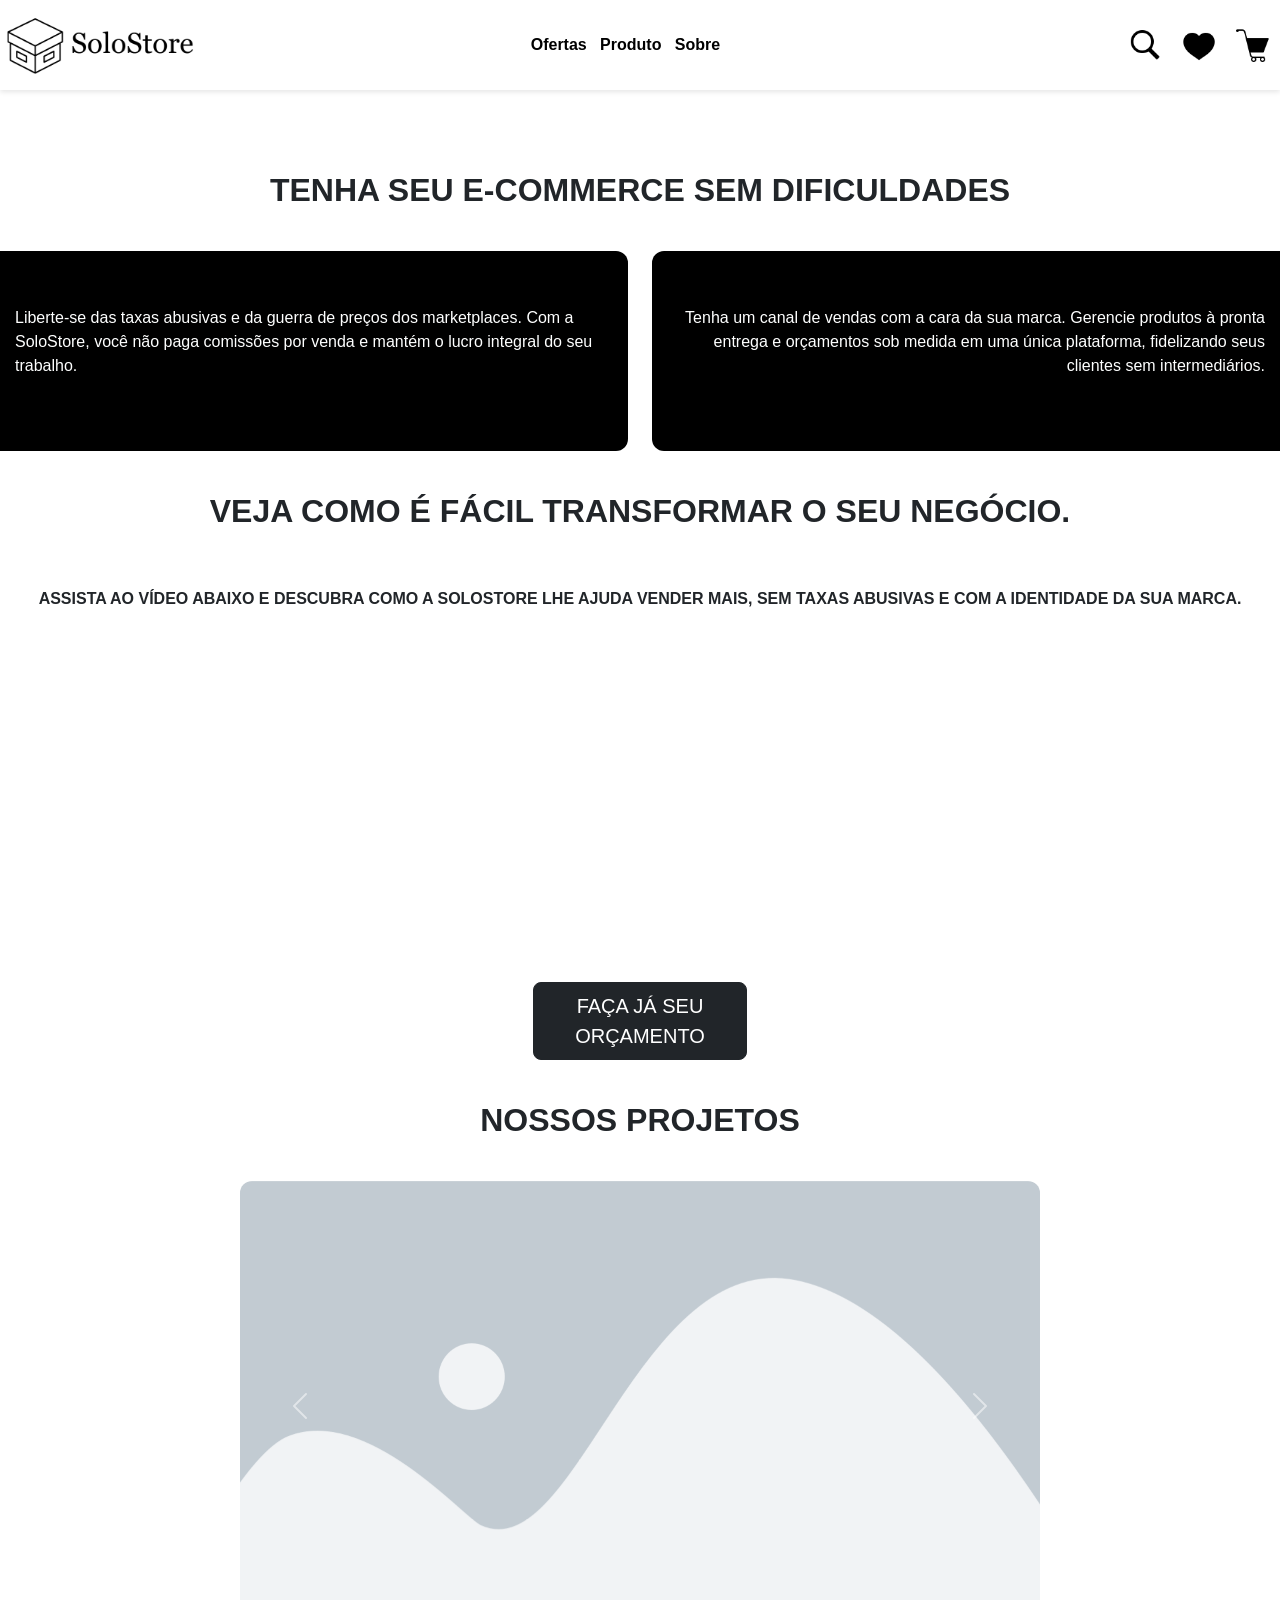
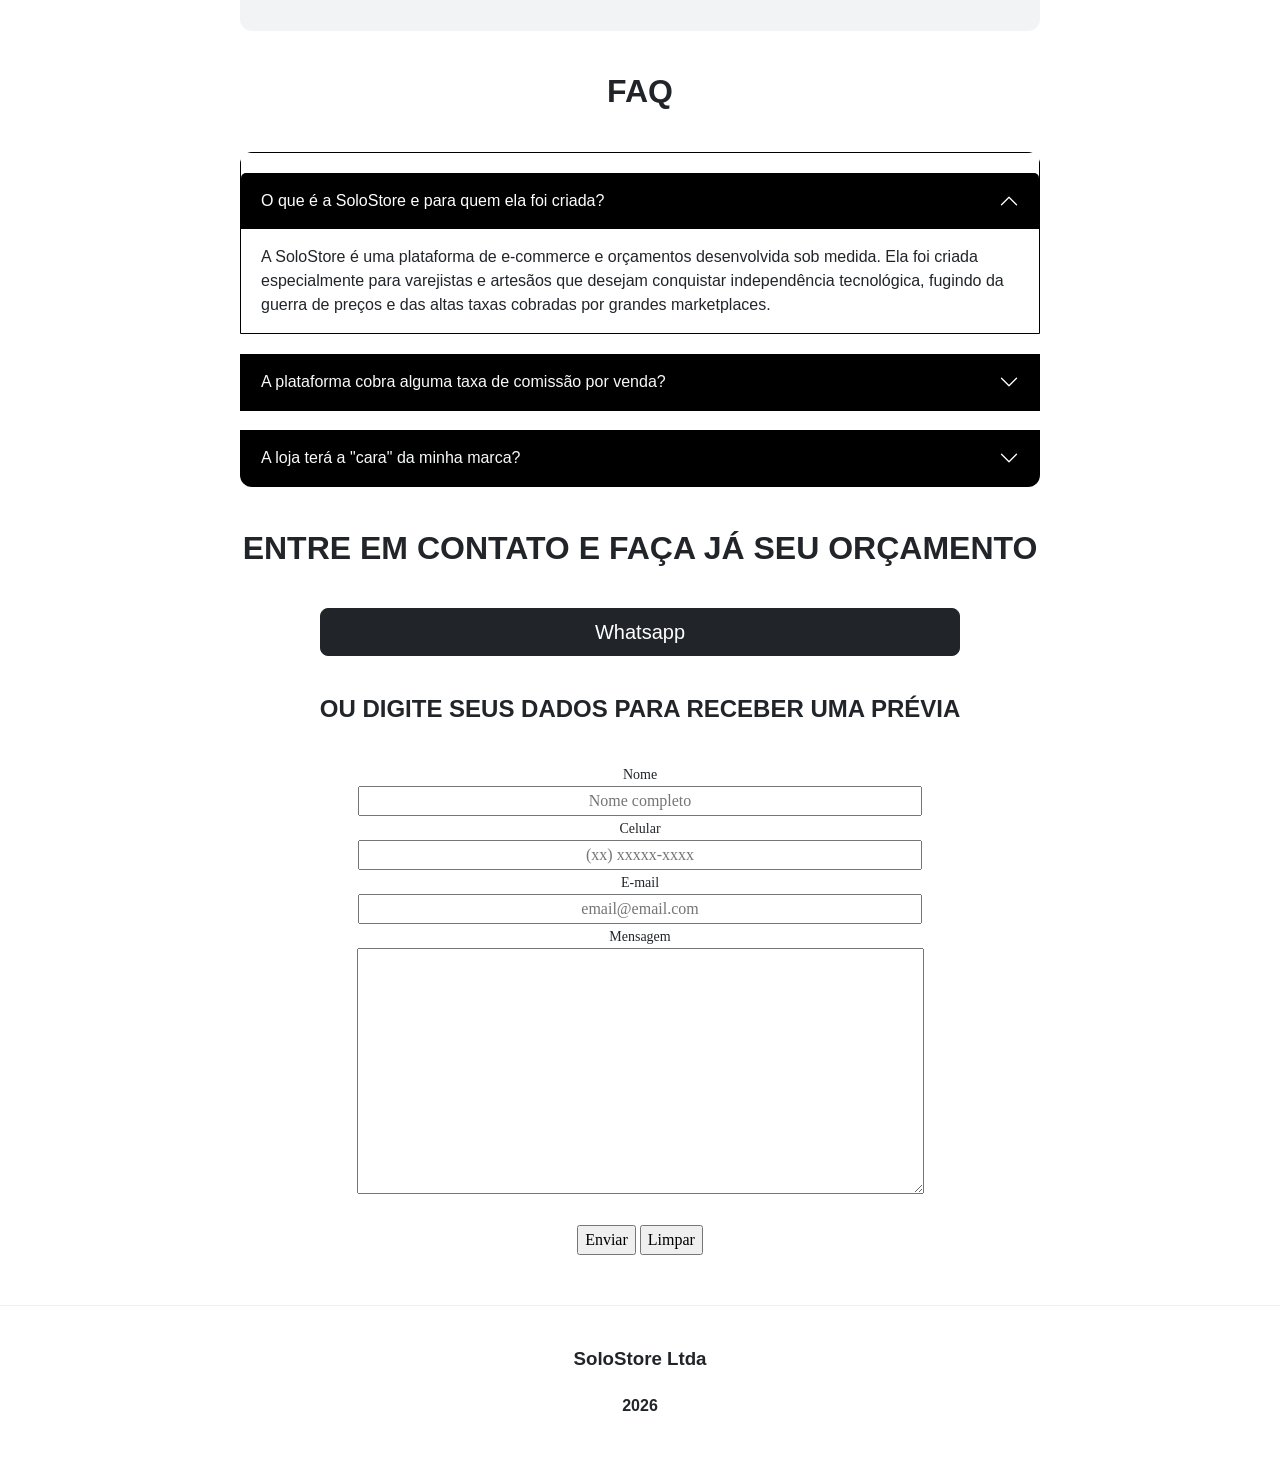
<file: solostore/index.html>
<!DOCTYPE html>
<html lang="en">
<head>
    <meta charset="UTF-8">
    <meta name="viewport" content="width=device-width, initial-scale=1.0">
    <title>SoloStore Home</title>
    <link rel="stylesheet" href="css_js/bootstrap/bootstrap-5.3.8-dist/css/bootstrap.min.css">
    <link rel="stylesheet" href="css_js/bootstrap/bootstrap-5.3.8-dist/js/bootstrap.min.js">
    <link rel="stylesheet" href="css_js/css/styleIndex.css">
</head>

<body style="margin: 0px; background-color: white; height: auto;">
    <header>
        <nav id="nav_menu">
            <!-- Logo à esquerda -->
            <a href="index.html">
                <img src="img/Logo_HTransparente.png" id="logo" alt="Logo Home">
            </a>
            
            <div class="menu">
                <a href="index.html">Ofertas</a>&nbsp;&nbsp;
                <a href="produtoBranco.html">Produto</a>&nbsp;&nbsp;
                <a href="sobre.html">Sobre</a>
            </div>
            
            <!-- Ícones à direita -->
            <div id="div_icons_direita">
                <a href="busca.html">
                    <img src="img/icones_menu/buscar.png" alt="Buscar" class="icons_direita">
                </a>
                <a href="favoritos.html">
                    <img src="img/icones_menu/favorito.png" alt="Favoritos" class="icons_direita">
                </a>
                <a href="carrinho.html">
                    <img src="img/icones_menu/carrinho.png" alt="Carrinho" class="icons_direita">
                </a>
            </div>
        </nav>
    </header>

<main id="main">
    <h1 class="titulo_texto">Tenha seu e-commerce sem dificuldades</h1>
<div id="div_caixas">
  <div id="div_caixa_esquerda" class="div_caixas">
    <p class="texto_caixa_esquerda">Liberte-se das taxas abusivas e da guerra de preços dos marketplaces. Com a SoloStore, você não paga comissões por venda e mantém o lucro integral do seu trabalho.</p>
  </div>
  <div id="div_caixa_direita" class="div_caixas">
    <p class="texto_caixa_direita">Tenha um canal de vendas com a cara da sua marca. Gerencie produtos à pronta entrega e orçamentos sob medida em uma única plataforma, fidelizando seus clientes sem intermediários.</p>
  </div>
</div>

    <h1 class="titulo_texto">Veja como é fácil transformar o seu negócio.</h1>
    <h4 class="titulo_texto">Assista ao vídeo abaixo e descubra como a SoloStore lhe ajuda vender mais, sem taxas abusivas e com a identidade da sua marca.</h4>
    
<!-- Imagens de esboço e vídeo -->

    <div id = div_video>
    <iframe width="560" height="315" src="https://www.youtube.com/embed/na47wMFfQCo?si=H_cZxXH8JqfM-Nde" title="YouTube video player" frameborder="0" allow="accelerometer; autoplay; clipboard-write; encrypted-media; gyroscope; picture-in-picture; web-share" referrerpolicy="strict-origin-when-cross-origin" allowfullscreen></iframe>
    </div>  
    <a href="sobre.html" class="botao">
      <div class="d-grid gap-3 col-2 mx-auto">
        <button type="button" class="btn btn-dark btn-lg">FAÇA JÁ SEU ORÇAMENTO</button>
      </div>  
    </a>
    <h1 class="titulo_texto">Nossos projetos</h1>


<div id="div_imagem">
    <div id="carouselExampleAutoplaying" class="carousel slide" data-bs-ride="carousel">
    <div class="carousel-inner">
      <div class="carousel-item active">
        <img src="img/placeholder-image.png"  class="d-block w-100" alt="...">
      </div>
      <div class="carousel-item">
        <img src="img/placeholder-image.png"  class="d-block w-100" alt="...">
      </div>
      <div class="carousel-item">
        <img src="img/placeholder-image.png"  class="d-block w-100" alt="...">
      </div>
    </div>
    <button class="carousel-control-prev" type="button" data-bs-target="#carouselExampleAutoplaying" data-bs-slide="prev">
      <span class="carousel-control-prev-icon" aria-hidden="true"></span>
      <span class="visually-hidden">Previous</span>
    </button>
    <button class="carousel-control-next" type="button" data-bs-target="#carouselExampleAutoplaying" data-bs-slide="next">
      <span class="carousel-control-next-icon" aria-hidden="true"></span>
      <span class="visually-hidden">Next</span>
    </button>
  </div>
</div>

<H1 class="titulo_texto">faq</H1>


<div class="accordion" id="accordionPanelsStayOpenExample">
  <div class="accordion-item">
    <h2 class="accordion-header">
      <button class="accordion-button" type="button" data-bs-toggle="collapse" data-bs-target="#panelsStayOpen-collapseOne" aria-expanded="true" aria-controls="panelsStayOpen-collapseOne">
        O que é a SoloStore e para quem ela foi criada?
      </button>
    </h2>
    <div id="panelsStayOpen-collapseOne" class="accordion-collapse collapse show">
      <div class="accordion-body">
        A SoloStore é uma plataforma de e-commerce e orçamentos desenvolvida sob medida. Ela foi criada especialmente para varejistas e artesãos que desejam conquistar independência tecnológica, fugindo da guerra de preços e das altas taxas cobradas por grandes marketplaces.
      </div>
    </div>
  </div>
  <div class="accordion-item">
    <h2 class="accordion-header">
      <button class="accordion-button collapsed" type="button" data-bs-toggle="collapse" data-bs-target="#panelsStayOpen-collapseTwo" aria-expanded="false" aria-controls="panelsStayOpen-collapseTwo">
        A plataforma cobra alguma taxa de comissão por venda?
      </button>
    </h2>
    <div id="panelsStayOpen-collapseTwo" class="accordion-collapse collapse">
      <div class="accordion-body">
        <strong>Não.</strong> O sistema não retém nenhuma porcentagem sobre o valor das vendas processadas. O valor integral da compra é repassado diretamente para a conta do lojista, sendo descontadas apenas as taxas padrão do Gateway de pagamento bancário.
      </div>
    </div>
  </div>
  <div class="accordion-item">
    <h2 class="accordion-header">
      <button class="accordion-button collapsed" type="button" data-bs-toggle="collapse" data-bs-target="#panelsStayOpen-collapseThree" aria-expanded="false" aria-controls="panelsStayOpen-collapseThree">
        A loja terá a "cara" da minha marca?
      </button>
    </h2>
    <div id="panelsStayOpen-collapseThree" class="accordion-collapse collapse">
      <div class="accordion-body">
        <strong>Com certeza!</strong> A vitrine virtual é desenvolvida com a identidade visual exclusiva de cada cliente. Isso garante um canal de contato direto e exclusivo entre a sua marca e o consumidor final, facilitando a fidelização e eliminando a interferência visual de concorrentes.
      </div>
    </div>
  </div>
  </div>
  </div>

  

<!-- accordion FAQ -->


<!-- BOTÃO 2 -->


 <h1 class="titulo_texto">Entre em contato e faça já seu orçamento</h1>

 <a href="sobre.html" class="botao">
  <div class="d-grid gap-2 col-6 mx-auto">
    <button type="button" class="btn btn-dark btn-lg">Whatsapp</button>
  </div>
 </a>
 <h2 class="titulo_texto">Ou digite seus dados para receber uma prévia</h2>
     <form action="sobre.html" method="get" style="text-align: center; font-family: Arial medium">
            <small >Nome</small>
            <br>
            <input type="text" size="60" placeholder="Nome completo" style="text-align: center;" required>
            <br>
            <small>Celular</small>
            <br>
            <input type="tel" size="60" placeholder="(xx) xxxxx-xxxx" style="text-align: center;" required>
            <br>
            <small>E-mail</small>
            <br>
            <input type="email" size="60" placeholder="email@email.com" style="text-align: center;" required>
            <br>
            <small>Mensagem</small>
            <br>
            <textarea cols="60" rows="10" required></textarea>
            <br><br>
            <input type="submit" value="Enviar">
            <input type="reset" value="Limpar">
    </form>
    
</main>
    
  <footer>
        <div>
            <h3>SoloStore Ltda</h3>
            <h4>2026</h4>
        </div>
  </footer>
<script src="css_js/bootstrap/bootstrap-5.3.8-dist/js/bootstrap.bundle.js"></script>
</body>

</html>
</file>
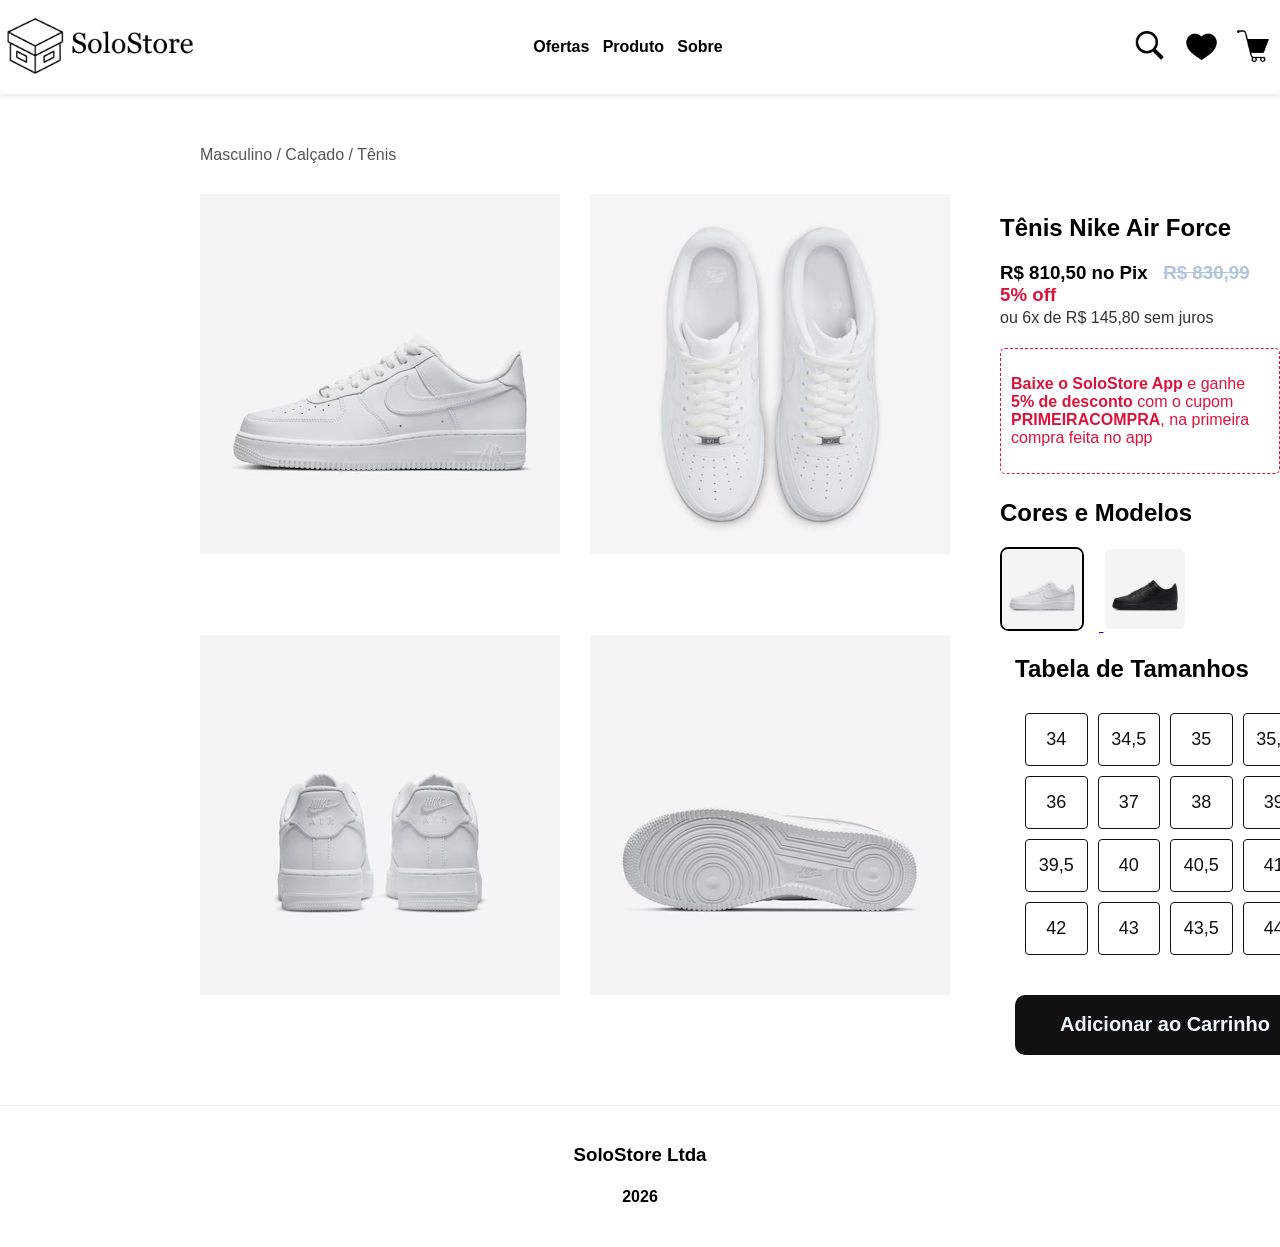
<file: solostore/produtoBranco.html>
<!DOCTYPE html>
<html lang="pt-BR">
<head>
    <meta charset="UTF-8">
    <meta name="viewport" content="width=device-width, initial-scale=1.0">
    <title>Tênis Nike Air Force Masculino - SoloStore</title>
    <link rel="stylesheet" href="css_js/css/styleProdutos.css">
</head>
  
<body>
    <header>
        <nav id="nav_menu">
            <!-- Logo à esquerda -->
            <a href="index.html">
                <img src="img/Logo_HTransparente.png" id="logo" alt="Logo Home">
            </a>
            
            <div class="menu">
                <a href="index.html">Ofertas</a>&nbsp;&nbsp;
                <a href="produtoBranco.html">Produto</a>&nbsp;&nbsp;
                <a href="sobre.html">Sobre</a>
            </div>
            
            <!-- Ícones à direita -->
            <div id="div_icons_direita">
                <a href="busca.html">
                    <img src="img/icones_menu/buscar.png" alt="Buscar" class="icons_direita">
                </a>
                <a href="favoritos.html">
                    <img src="img/icones_menu/favorito.png" alt="Favoritos" class="icons_direita">
                </a>
                <a href="carrinho.html">
                    <img src="img/icones_menu/carrinho.png" alt="Carrinho" class="icons_direita">
                </a>
            </div>
        </nav>
    </header>

    <main>
        <p id="categoria">Masculino / Calçado / Tênis</p>
        
        <div class="div_centralizador">
            <!-- Altere para TenisPreto1 e TenisPreto2 na página do modelo preto -->
            <img src="img/TenisBranco1.avif" class="img_produtos1" alt="Tênis Lateral">
            <img src="img/TenisBranco2.avif" class="img_produtos2" alt="Tênis Traseira">
            
            <div id="detalhes_produto">
                <h2>Tênis Nike Air Force</h2>
                <h3>
                    <span> 
                        R$ 810,50 no Pix &nbsp; <s>R$ 830,99</s> &nbsp; <strong class="Desconto_badge">5% off</strong> 
                        <br> 
                        <span class="parcelas">ou 6x de R$ 145,80 sem juros</span> 
                    </span>
                </h3>
                
                <div class="Desconto_box">
                    <p><strong>Baixe o SoloStore App</strong> e ganhe <strong>5% de desconto</strong> com o cupom <br> <strong>PRIMEIRACOMPRA</strong>, na primeira compra feita no app</p>
                </div>
                
                <div>
                    <h2>Cores e Modelos</h2>
                    <a href="produtoBranco.html" class="modelo_link ativo">
                        <img src="img/TenisBranco1.avif" alt="Modelo Branco" id="cor_modelo_branco">
                    </a>
                    <a href="produtoPreto.html" class="modelo_link">
                        <img src="img/TenisPreto1.avif" alt="Modelo Preto" id="cor_modelo_preto">
                    </a>
                </div>
            </div>
        </div>

        <div class="div_centralizador">
            <img src="img/TenisBranco3.avif" class="img_produtos1" alt="Tênis Cima">
            <img src="img/TenisBranco4.avif" class="img_produtos2" alt="Tênis Sola">
            
            <div class="secao_tamanho">
                <h2>Tabela de Tamanhos</h2>
                <table class="tabela">
                    <tbody>
                        <tr>
                            <td>34</td>
                            <td>34,5</td>
                            <td>35</td>
                            <td>35,5</td>
                        </tr>
                        <tr>
                            <td>36</td>
                            <td>37</td>
                            <td>38</td>
                            <td>39</td>
                        </tr>
                        <tr>
                            <td>39,5</td>
                            <td>40</td>
                            <td>40,5</td>
                            <td>41</td>
                        </tr>
                        <tr>
                            <td>42</td>
                            <td>43</td>
                            <td>43,5</td>
                            <td>44</td>
                        </tr>
                    </tbody>
                </table>
                
                <!-- Botão Adicionar ao Carrinho -->
                <div id="adicionar_ao_carrinho">
                    <h2>Adicionar ao Carrinho</h2>
                </div>
            </div>
        </div>
    </main>

    <footer>
        <div class="footer_content">
            <h3>SoloStore Ltda</h3>
            <h4>2026</h4>
        </div>
    </footer>
</body>
</html>
</file>
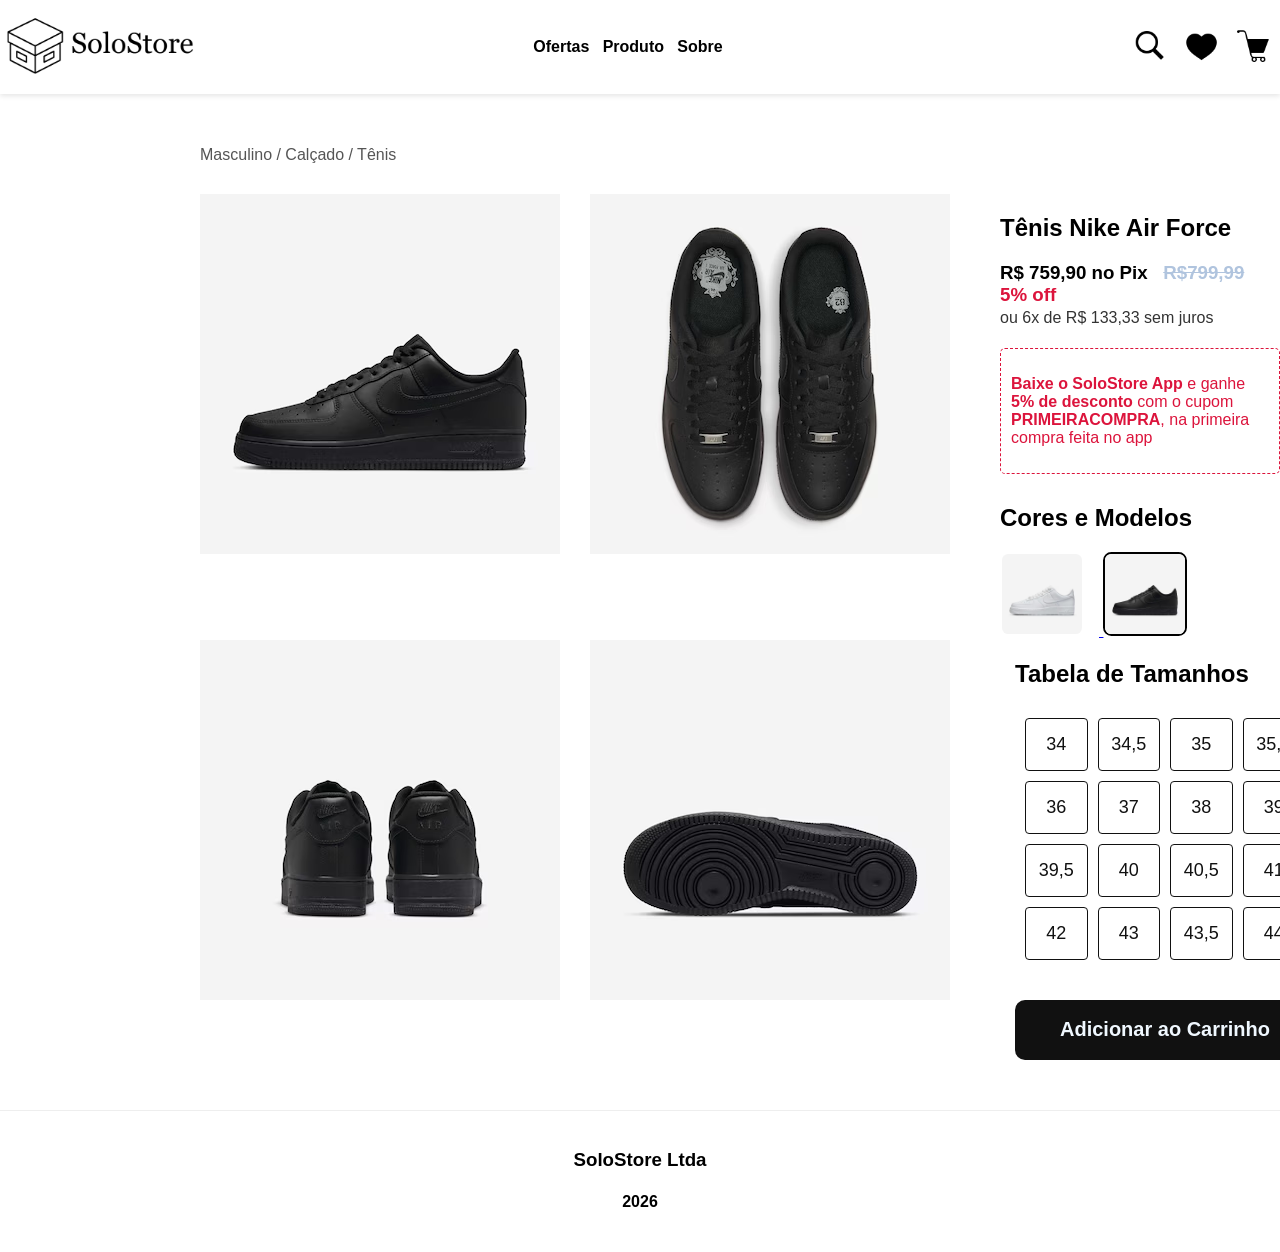
<file: solostore/produtoPreto.html>
<!DOCTYPE html>
<html lang="pt-BR">
<head>
    <meta charset="UTF-8">
    <meta name="viewport" content="width=device-width, initial-scale=1.0">
    <title>Tênis Nike Air Force Masculino - SoloStore</title>
    <link rel="stylesheet" href="css_js/css/styleProdutos.css">
</head>
<body>
    <header>
        <nav id="nav_menu">
            <!-- Logo à esquerda -->
            <a href="index.html">
                <img src="img/Logo_HTransparente.png" id="logo" alt="Logo Home">
            </a>
            
            <div class="menu">
                <a href="index.html">Ofertas</a>&nbsp;&nbsp;
                <a href="produtoBranco.html">Produto</a>&nbsp;&nbsp;
                <a href="sobre.html">Sobre</a>
            </div>
            
            <!-- Ícones à direita -->
            <div id="div_icons_direita">
                <a href="busca.html">
                    <img src="img/icones_menu/buscar.png" alt="Buscar" class="icons_direita">
                </a>
                <a href="favoritos.html">
                    <img src="img/icones_menu/favorito.png" alt="Favoritos" class="icons_direita">
                </a>
                <a href="carrinho.html">
                    <img src="img/icones_menu/carrinho.png" alt="Carrinho" class="icons_direita">
                </a>
            </div>
        </nav>
    </header>

    <main>
        <p id="categoria">Masculino / Calçado / Tênis</p>
        
        <div class="div_centralizador">
            <!-- Altere para TenisPreto1 e TenisPreto2 na página do modelo preto -->
            <img src="img/TenisPreto1.avif" class="img_produtos1" alt="Tênis Lateral">
            <img src="img/TenisPreto2.avif" class="img_produtos2" alt="Tênis Traseira">
            
            <div id="detalhes_produto">
                <h2>Tênis Nike Air Force</h2>
                <h3>
                    <span> 
                        R$ 759,90 no Pix &nbsp; <s>R$799,99</s> &nbsp; <strong class="Desconto_badge">5% off</strong> 
                        <br> 
                        <span class="parcelas">ou 6x de R$ 133,33 sem juros</span> 
                    </span>
                </h3>
                
                <div class="Desconto_box">
                    <p><strong>Baixe o SoloStore App</strong> e ganhe <strong>5% de desconto</strong> com o cupom <br> <strong>PRIMEIRACOMPRA</strong>, na primeira compra feita no app</p>
                </div>
                
                <div id="cor_modelo">
                    <h2>Cores e Modelos</h2>
                    <a href="produtoBranco.html" class="modelo_link">
                        <img src="img/TenisBranco1.avif" alt="Modelo Branco" id="cor_modelo_branco">
                    </a>
                    <a href="produtoPreto.html" class="modelo_link ativo">
                        <img src="img/TenisPreto1.avif" alt="Modelo Preto" id="cor_modelo_preto">
                    </a>
                </div>
            </div>
        </div>

        <div class="div_centralizador">
            <!-- Altere para TenisPreto3 e TenisPreto4 na página do modelo preto -->
            <img src="img/TenisPreto3.avif" class="img_produtos1" alt="Tênis Cima">
            <img src="img/TenisPreto4.avif" class="img_produtos2" alt="Tênis Sola">
            
            <div class="secao_tamanho">
                <h2>Tabela de Tamanhos</h2>
                <table class="tabela">
                    <tbody>
                        <tr>
                            <td>34</td>
                            <td>34,5</td>
                            <td>35</td>
                            <td>35,5</td>
                        </tr>
                        <tr>
                            <td>36</td>
                            <td>37</td>
                            <td>38</td>
                            <td>39</td>
                        </tr>
                        <tr>
                            <td>39,5</td>
                            <td>40</td>
                            <td>40,5</td>
                            <td>41</td>
                        </tr>
                        <tr>
                            <td>42</td>
                            <td>43</td>
                            <td>43,5</td>
                            <td>44</td>
                        </tr>
                    </tbody>
                </table>
                
                <!-- Botão Adicionar ao Carrinho -->
                <div id="adicionar_ao_carrinho">
                    <h2>Adicionar ao Carrinho</h2>
                </div>
            </div>
        </div>
    </main>

    <footer>
        <div class="footer_content">
            <h3>SoloStore Ltda</h3>
            <h4>2026</h4>
        </div>
    </footer>
</body>
</html>
</file>
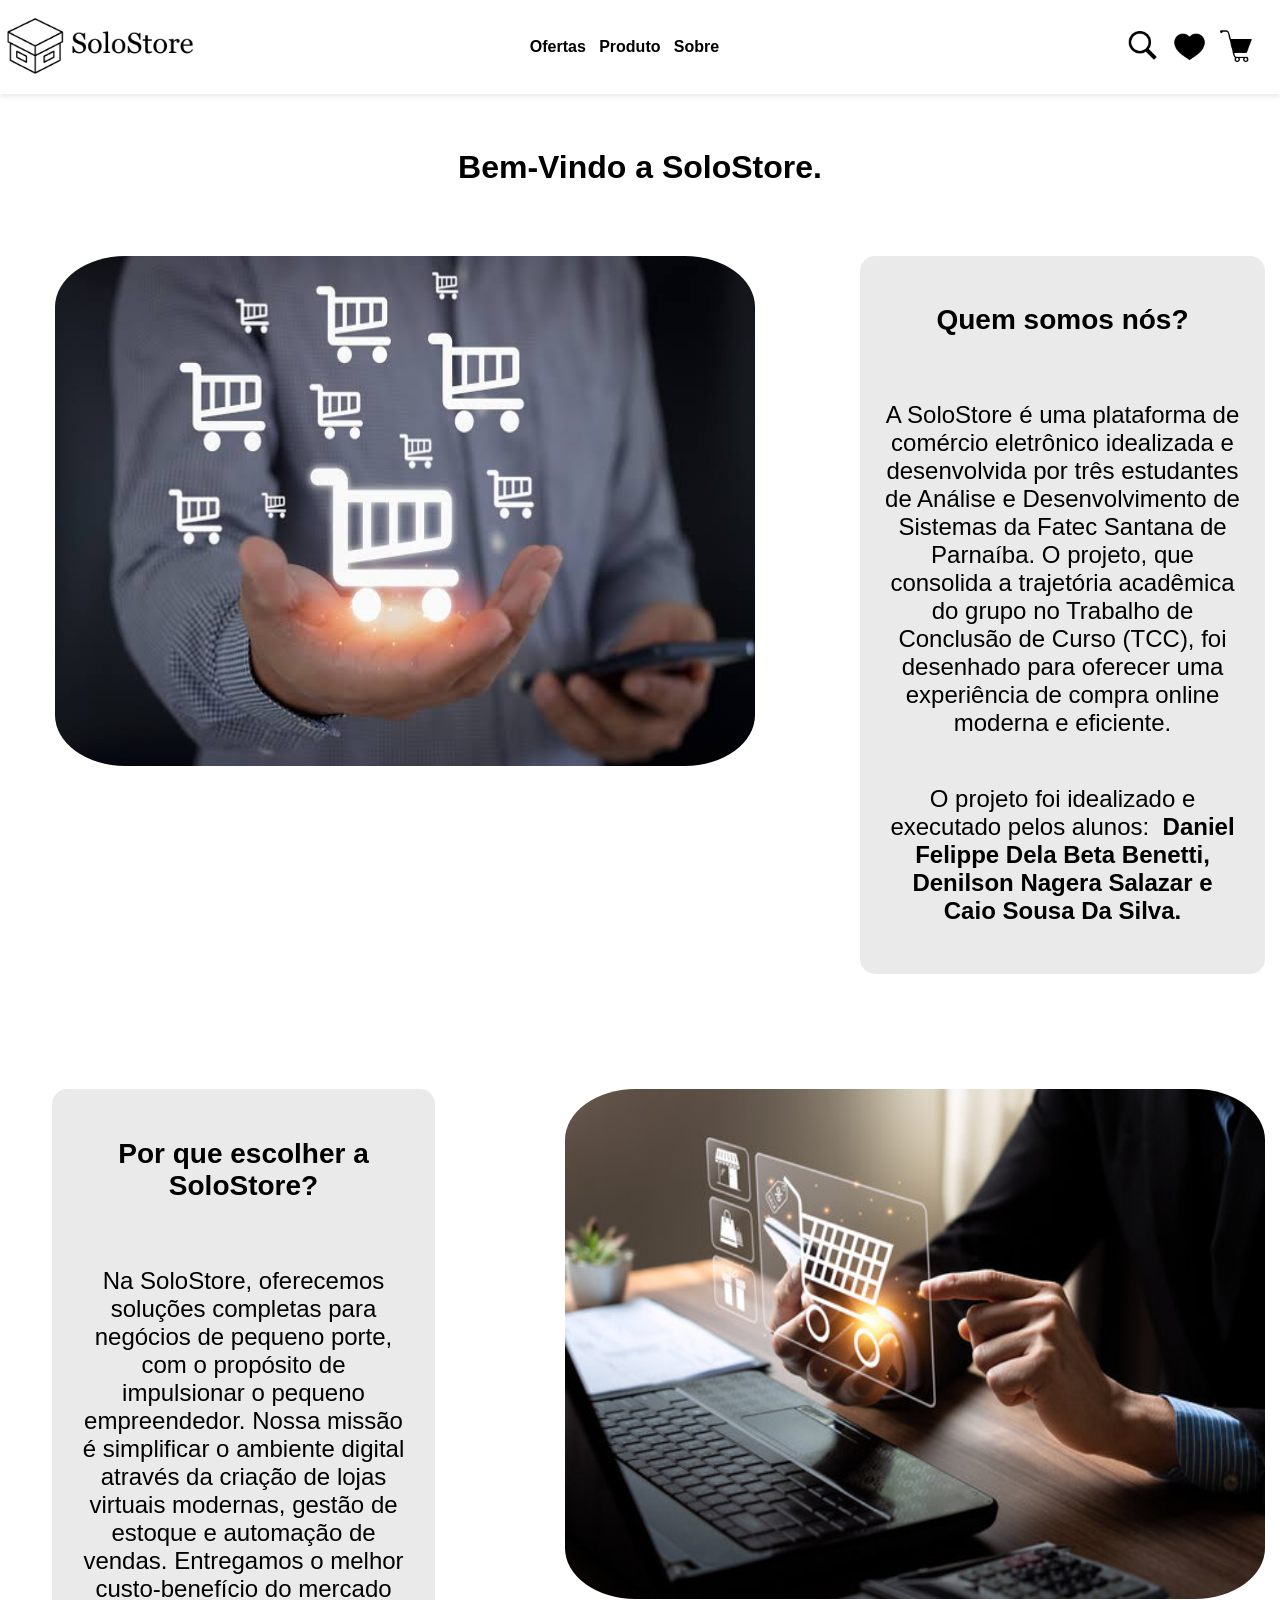
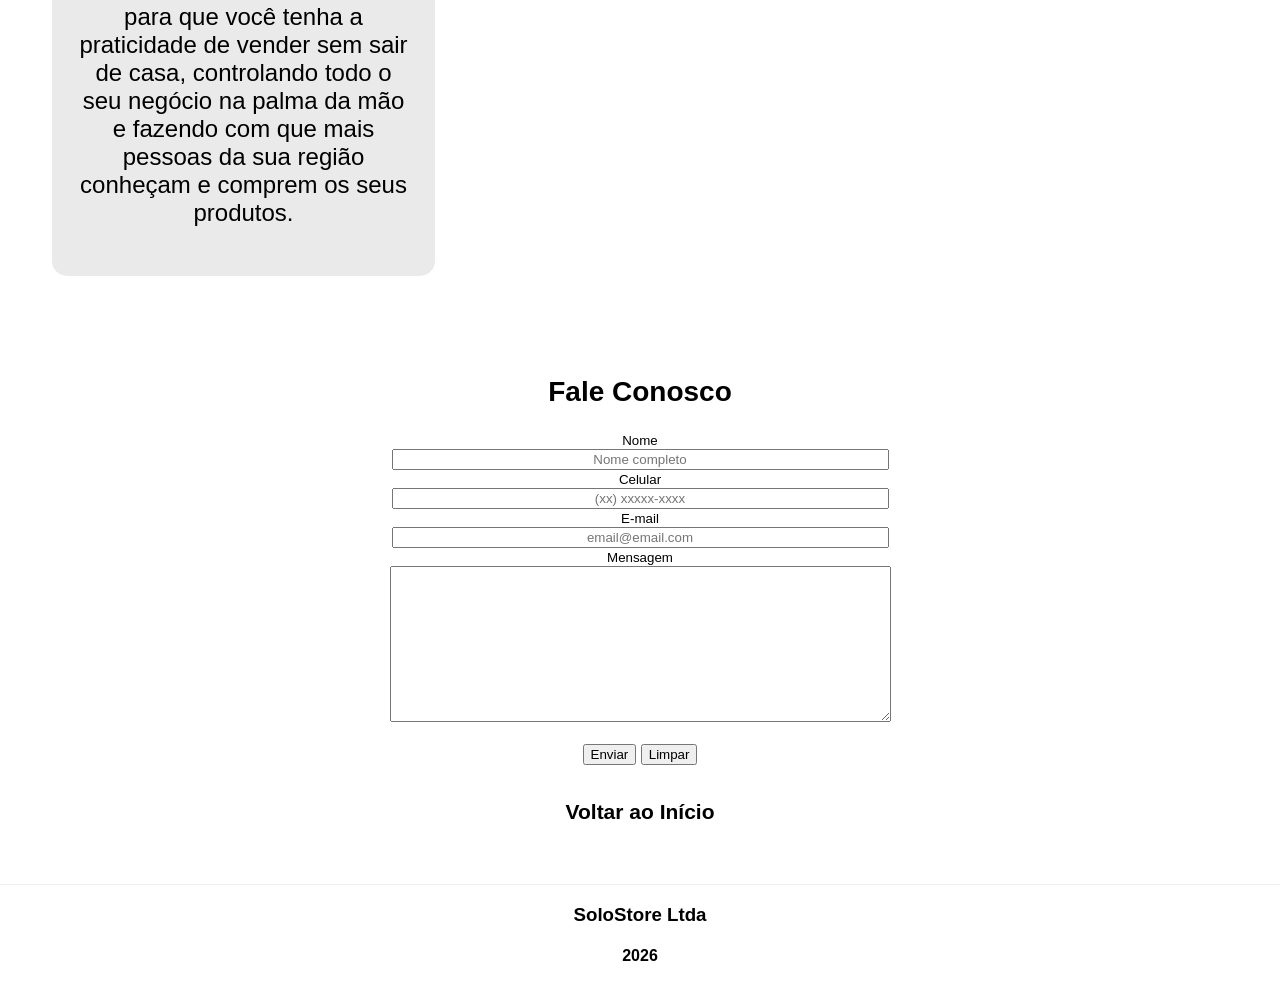
<file: solostore/sobre.html>
<!DOCTYPE html>
<html lang="pt-br">
<head>
    <meta charset="UTF-8">
    <meta name="viewport" content="width=device-width, initial-scale=1.0">
    <title>Sobre a SoloStore</title>
    <link rel="shortcut icon" href="Imagens/Favicon_Transparente.png" type="image/x-icon">
    <link rel="stylesheet" href="css_js/css/sobre.css">
   
</head>
<body id="body_sobre">
 
<header id="header">
    <nav id="nav">
            <a href="index.html">
            <img id="img_logo" src="img/Logo_HTransparente.png" alt="Logo_Home"></a>

        <div id="menu">
            <a href="index.html">Ofertas</a>&nbsp;&nbsp;
            <a href="produtoBranco.html">Produto</a>&nbsp;&nbsp;
            <a href="sobre.html">Sobre</a>
        </div>
       
        <!--A implementar futuramente-->
        <div id="icones">
            <a href="busca.html">
            <img class="img_logo" src="img/icones_menu/buscar.png" alt="Buscar"></a>
            <a href="favoritos.html">
            <img class="img_logo" src="img/icones_menu/favorito.png" alt="Favoritos"></a>
            <a href="carrinho.html">
            <img class="img_logo" src="img/icones_menu/carrinho.png" alt="Carrinho"></a>
        </div>
    </nav>
       
</header>
   
     
<main>
 
    <div>
        <h1>Bem-Vindo a SoloStore.</h1>
    </div>
 
    <div id="primeiro_conteudo">
        <div >
            <img id="img_esquerda" src="img/imagemsobre2.jpg">
        </div>
        <div class="conteudo_direita">
            <h2>Quem somos nós?</h2>
            <br>
            <p>
                A SoloStore é uma plataforma de comércio eletrônico idealizada e desenvolvida por três estudantes de Análise
                e Desenvolvimento de Sistemas da Fatec Santana de Parnaíba. O projeto, que consolida a trajetória acadêmica
                do grupo no Trabalho de Conclusão de Curso (TCC), foi desenhado para oferecer uma experiência de compra online
                moderna e eficiente.
            </p>
            <p>
                O projeto foi idealizado e executado pelos alunos:&nbsp;
                <strong>Daniel Felippe Dela Beta Benetti, Denilson Nagera Salazar e Caio Sousa Da Silva.</strong>
            </p>
        </div>
    </div>
 
    <div id="segundo_conteudo">
            <div class="conteudo_esquerda">
                <h2>Por que escolher a SoloStore?</h2>
                <br>
                <p>Na SoloStore, oferecemos soluções completas para negócios
                    de pequeno porte, com o propósito de impulsionar o pequeno empreendedor. Nossa missão é simplificar
                    o ambiente digital através da criação de lojas virtuais modernas, gestão de estoque e automação de vendas.
                    Entregamos o melhor custo-benefício do mercado para que você tenha a praticidade de vender sem sair de casa,
                    controlando todo o seu negócio na palma da mão e fazendo com que mais pessoas da sua região conheçam e comprem
                    os seus produtos.
                </p>
            </div>
 
            <div>
                <img class="imagem_direita" src=img/imagemSobre1.jpg alt="">
            </div>
    </div>

    <h2 id="contato">Fale Conosco</h2>

    <form id="form" action="sobre.html" method="get">
            <small >Nome</small>
            <br>
            <input type="text" size="60" placeholder="Nome completo" required>
            <br>
            <small>Celular</small>
            <br>
            <input type="tel" size="60" placeholder="(xx) xxxxx-xxxx" required>
            <br>
            <small>E-mail</small>
            <br>
            <input type="email" size="60" placeholder="email@email.com" required>
            <br>
            <small>Mensagem</small>
            <br>
            <textarea cols="60" rows="10" required></textarea>
            <br><br>
            <input type="submit" value="Enviar">
            <input type="reset" value="Limpar">
    </form>
        <a href="index.html" id="voltar"><b>Voltar ao Início</b></a>
</main>
 
<footer>
    <nav>
        <!--Voltando para o sobre -->
        <div>
 
        </div>
        <!--Redes sociais e apps-->
        <div>
 
        </div>
    </nav>
    <div>
        <h3>SoloStore Ltda</h3>
        <h4>2026</h4>
    </div>
   
</footer>
 
</body>
</html>
</file>
<file: solostore/css_js/css/styleIndex.css>
body {
    margin: 0;
    background-color: white;
    height: auto;
}

header {
    position: fixed;
    top: 0;
    left: 0;
    width: 100%;
    color: white;
    padding: 0;
    z-index: 1000;
}

main {
    padding-top: 130px;
    font-family: Arial, sans-serif;
}

h1, h2{
    all: revert;
}

h3, h4{
    all: revert;
}

footer 
{
    text-align: center;
    font-family: Arial, sans-serif;
    margin-top: 50px;
    padding: 20px 0;
    border-top: 1px solid #eee;
}

#logo {
    width: 200px;
    height: 90px;
    object-fit: contain;
}

#nav_menu {
    display: flex;
    align-items: center;
    justify-content: space-between;
    width: 100%;
    background-color: white;
    margin-top: 0;
    box-shadow: 0 2px 5px 0px rgba(0,0,0,0.1);
}

.menu {
    text-align: center;
    color: black;
    font-family: Arial, sans-serif;
    font-weight: bold;
    margin-right: 72px;
}

.menu a {
    text-decoration: none;
    color: black;
    transition: color 0.2s;
}

.menu a:hover {
    color: #555;
    text-decoration: underline;
}

#div_icons_direita a {
    text-align: center;
    padding-right: 5px;
    text-decoration: none;

}

.icons_direita {
    width: 44px;
    height: 44px;
    object-fit: contain;
    padding: 5px;
}


#accordion_index
{
    width: 300px; height: 300px;
}


.titulo_texto
{
    text-align: center;
    position: relative;
    text-transform: uppercase; 
    padding-top: 15px;
    padding-bottom: 15px;
}

/* caixa de texto inicial */

#div_caixas
{
    display: flex;
    justify-content: center;
    gap: 24px;
    width: 100%;
    margin: 0;         
}
#div_caixa_direita
{
    background: #000000; 
    color: #fff; 
    height: 200px; 
    border-radius: 12px 0px 0px 12px;
    margin-right: 0; 
    flex: 1;
    display: flex;
    align-items: center;
} 
#div_caixa_esquerda
{
    background: #000000; 
    color: #fff; 
    height: 200px; 
    border-radius: 0px 12px 12px 0px;
    margin-left: 0;
    flex: 1;
    display: flex;
    align-items: center;
}  
.texto_caixa_direita
{
    padding: 15px;  color: #feffff;
    border-top: none;
    margin-top: -2px;
    text-align: right;
    display: flex;
    align-items: center;
    line-height: 1.5;
}


.texto_caixa_esquerda
{
    padding: 15px;  color: #feffff;
    border-top: none;
    margin-top: -2px;
    text-align: left;
    display: flex;
    margin-left: 0px;
    align-items: center;
    line-height: 1.5;
}
#div_caixa_esquerda:hover
{
    background-color: #ffffff;
    border: 1px solid #000000;
    transition: 0.3s;
}
#div_caixa_direita:hover 
{
    background-color: #ffffff;
    border: 1px solid #000000;
    transition: 0.3s;
}
#div_caixa_esquerda:hover p
{
    color: #0e0d0d;
}
#div_caixa_direita:hover p
{
    color: #0e0d0d;
}

/* video e chamada de orçamento */

#div_video
{
    display: flex;
    justify-content: space-around;
    gap: 24px;
    width: 100%;
    margin: 0;  
    padding-bottom: 20px;       
}

#div_imagem
{
    display: flex;
    justify-content: center;
    gap: 24px;
    width: 100%;
    padding: 0 20px;      
}

#carouselExampleAutoplaying
{
    width: 100%;
    max-width: 800px; 
    border-radius: 12px;
    overflow: hidden; 
}

#carouselExampleAutoplaying .carousel-item img
{
    height: 450px;     
    object-fit: cover; 
}
/* faq */

.accordion {
  --bs-accordion-btn-bg: #000000 !important;
  --bs-accordion-btn-color: #f8f9fa !important;
  --bs-accordion-active-bg: #000000 !important;
  --bs-accordion-active-color: #ffffff !important;
  --bs-accordion-btn-focus-box-shadow: 0 0 0 0.25rem rgba(0, 0, 0, 0.25) !important;
  --bs-accordion-border-color: #000000 !important;
}

.accordion-button.collapsed::after 
{
    filter: brightness(0) invert(1);
}

.accordion-button:not(.collapsed)::after 
{
    filter: brightness(0) invert(1);
}

#accordionPanelsStayOpenExample {
    width: 90%;          
    max-width: 800px;    
    margin: 20px auto;   
    border-radius: 12px; 
    overflow: hidden;    
}

.botao
{
    text-decoration: none; color: black;
}
</file>
<file: solostore/css_js/css/styleProdutos.css>
body {
    margin: 0;
    background-color: white;
    height: auto;
}

header {
    position: fixed;
    top: 0;
    left: 0;
    width: 100%;
    color: white;
    padding: 0;
    z-index: 1000;
}

main {
    padding-top: 130px;
    font-family: Arial, sans-serif;
}

footer {
    text-align: center;
    font-family: Arial, sans-serif;
    margin-top: 50px;
    padding: 20px 0;
    border-top: 1px solid #eee;
}

#logo {
    width: 200px;
    height: 90px;
    object-fit: contain;
}

#nav_menu {
    display: flex;
    align-items: center;
    justify-content: space-between;
    width: 100%;
    background-color: white;
    margin-top: 0;
    box-shadow: 0 2px 5px 0px rgba(0,0,0,0.1);
}

.menu {
    text-align: center;
    color: black;
    font-family: Arial, sans-serif;
    font-weight: bold;
    margin-right: 72px;
}

.menu a {
    text-decoration: none;
    color: black;
    transition: color 0.2s;
}

.menu a:hover {
    color: #555;
    text-decoration: underline;
}

#div_icons_direita a {
    text-align: center;
    padding-right: 5px;
    text-decoration: none;
}

.icons_direita {
    width: 33px;
    height: 33px;
    object-fit: contain;
    padding: 5px;
}

#categoria {
    margin-left: 200px;
    margin-bottom: 30px;
    color: #555;
}

#detalhes_produto h2 {
    text-align: left;
    margin-top: 20px;
}

#detalhes_produto h3 span s {
    color: #B0C4DE;
}

.parcelas {
    font-weight: normal;
    font-size: 16px;
    color: #333;
}

.Desconto_badge {
    color: #DC143C;
}

.Desconto_box {
    color: #DC143C;
    font-weight: normal;
    margin-top: 20px;
    margin-bottom: 25px;
    border: 1px dashed #DC143C;
    padding: 10px;
    border-radius: 5px;
    max-width: 400px;
}

.div_centralizador {
    text-align: left;
    display: flex;
    align-items: flex-start;
}

.img_produtos1 {
    width: 400px;
    height: auto;
    margin-left: 200px;
    margin-right: 15px;
    margin-bottom: 25px;
}

.img_produtos2 {
    width: 400px;
    height: auto;
    margin-left: 15px;
    margin-right: 50px;
}

#cor_modelo {
    margin-top: 30px;
    text-decoration: none;
}

.modelo_link img {
    width: 80px;
    height: auto;
    border-radius: 10%;
    margin-right: 15px;
    border: 2px solid transparent;
    transition: transform 0.2s;
}

.modelo_link a{
    text-decoration: none;
}


.modelo_link:hover img {
    transform: scale(1.05);
}

.modelo_link.ativo img {
    border: solid 2px black;
}

.secao_tamanho {
    margin-left: 15px;
}

.tabela {
    width: 100%;
    max-width: 500px;
    border-collapse: separate;
    border-spacing: 10px;
    font-family: 'Helvetica Neue', Helvetica, Arial, sans-serif;
    color: #111111;
    margin: 20px 0;
}

.tabela tbody td {
    width: 25%;
    border: 1px solid #111111;
    border-radius: 4px;
    text-align: center;
    padding: 15px 0;
    font-size: 18px;
    font-weight: 500;
    cursor: pointer;
    background-color: #ffffff;
    transition: all 0.2s;
}

.tabela td:hover {
    background-color: #111111;
    color: #ffffff;
}

#adicionar_ao_carrinho {
    align-items: center;
    color: aliceblue;
    background-color: #111111;
    border-radius: 10px;
    cursor: pointer;
    width: 300px;
    height: 60px;
    display: flex;
    justify-content: center;
    margin-top: 30px;
    transition: background-color 0.2s;
}

#adicionar_ao_carrinho h2 {
    font-size: 20px;
    margin: 0;
}

#adicionar_ao_carrinho:hover {
    background-color: #252525;
}
</file>
<file: solostore/css_js/css/sobre.css>
/*HEADER GLOBAL*/
#header{
    position: fixed;
    top: 0;
    left: 0;
    width: 100%;
    background-color: white;
    padding: 0;
}
 
#nav{
    display: flex;
    align-items: center;
    justify-content: space-between;
    width: 100%;
    background-color: white;
    margin-top: 0;
    box-shadow: 0 2px 5px 0px rgba(0,0,0,0.1);
}

#icones{
    margin-right: 22px;
}

#nav_footer{
    display: flex; 
    align-items: center; 
    justify-content: space-between; 
    width: 100%;
}
 
#img_logo{
    width: 200px;
    height: 90px;
    object-fit: contain;
}
 
#menu{
    text-align: center;
    color: black;
    font-family: Arial, sans-serif;
    font-weight: bold;
    margin-right: 72px;
}

#menu a{
    text-decoration: none;
    color: black;
    transition: color 0.2s;
}

#menu a:hover {
    color: #555;
    text-decoration: underline;
}
 
.img_logo{
    width: 33px;
    height: 33px;
    object-fit: contain;
    padding: 5px;
}
 
 
 
/*CSS da Página SOBRE*/
/*BODY do Sobre*/
body{
    margin: 0;
    background-color: white;
    height: auto;
}
 
main{
    padding-top: 94px;
}
 
h1{
    text-align: center;
    font-family: Arial, sans-serif;
    margin-top: 55px;
    margin-bottom: 45px;
}

h2{
    font-family: Arial, sans-serif;
    font-size: 28px;
}

p{
    font-size: 24px;
    font-family: Arial, sans-serif;
}

footer{
    text-align: center;
    margin-top: 60px;
    font-family: Arial, sans-serif;
    border-top: 1px solid #eee;
}

#img_esquerda{
    width: 700px;
    height: 510px;
    text-align: left;
    margin-left: 25px;
    border-radius: 10%;
}

.imagem_direita{
    width: 700px;
    height: 510px;
    text-align: right;
    margin-left: 25px;
    border-radius: 10%;
}

.conteudo_direita{
    display: flex;
    flex-direction: column;
    justify-content: center;
    background-color: rgba(0, 0, 0, 0.082);
    padding: 25px;
    border-radius: 15px;
    text-align: center;
}

.conteudo_esquerda{
    display: flex;
    flex-direction: column;
    justify-content: center;
    text-align: center;
    background-color: rgba(0, 0, 0, 0.082);
    border-radius: 15px;
    padding: 25px;
    margin-left: 22px;
}
 
#primeiro_conteudo{
    display: flex;
    align-items: stretch;
    justify-content: space-between;
    padding: 15px;
    gap: 105px; 
    margin-left: 15px;
    margin-top: 55px;
}

#segundo_conteudo{
    display: flex;
    align-items: stretch;
    justify-content: space-between;
    padding: 15px;
    gap: 105px; 
    margin-left: 15px;
    margin-top: 85px;
    margin-bottom: 85px;
}

#contato{
    text-align: center;
    font-family: Arial, sans-serif;
}

#form{
    font-family: Arial, sans-serif;
    text-align: center;
}

#form input{
    text-align: center;
}

#voltar{
    display: block;
    font-size: 21px;
    width: fit-content;
    margin: 35px auto 0 auto;
    text-decoration: none;
    color: black;
    font-style: bold;
    font-family: Arial, sans-serif;
}

#voltar:hover{
    text-decoration: underline;
}
</file>
